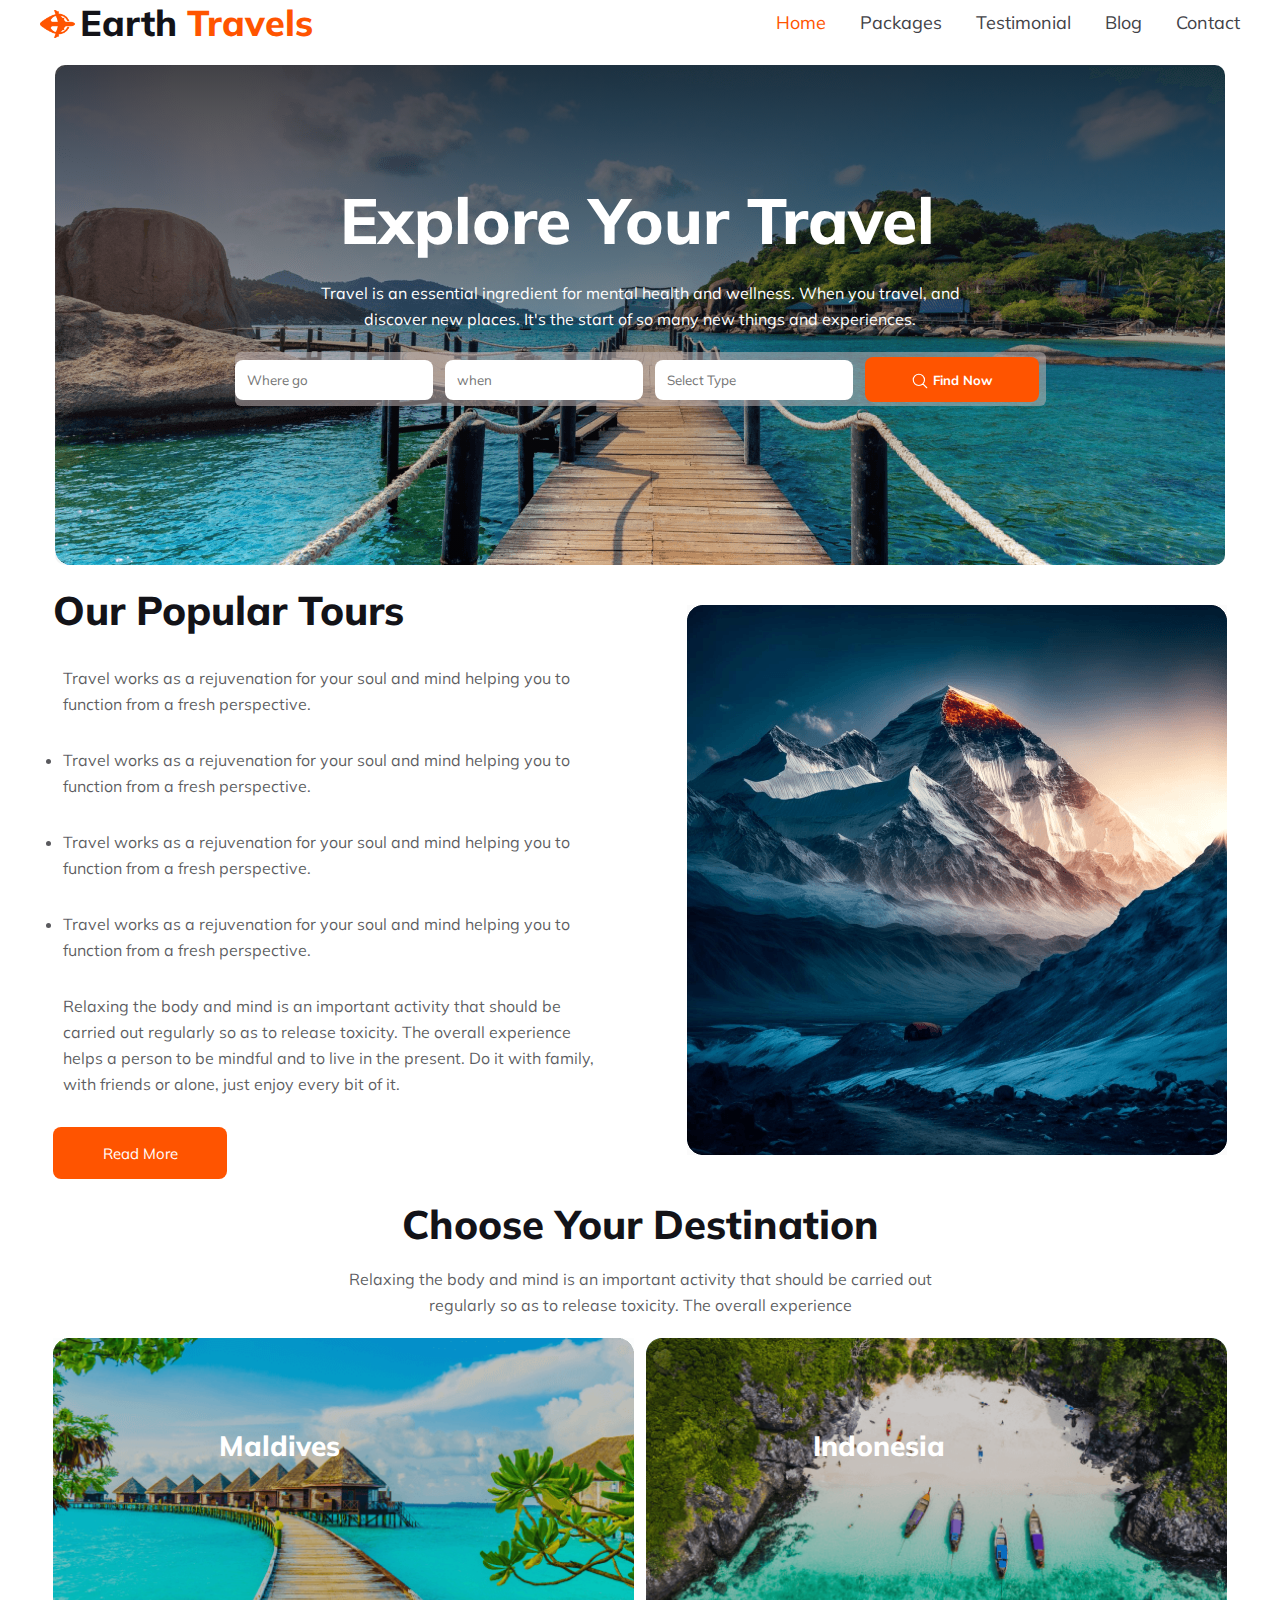
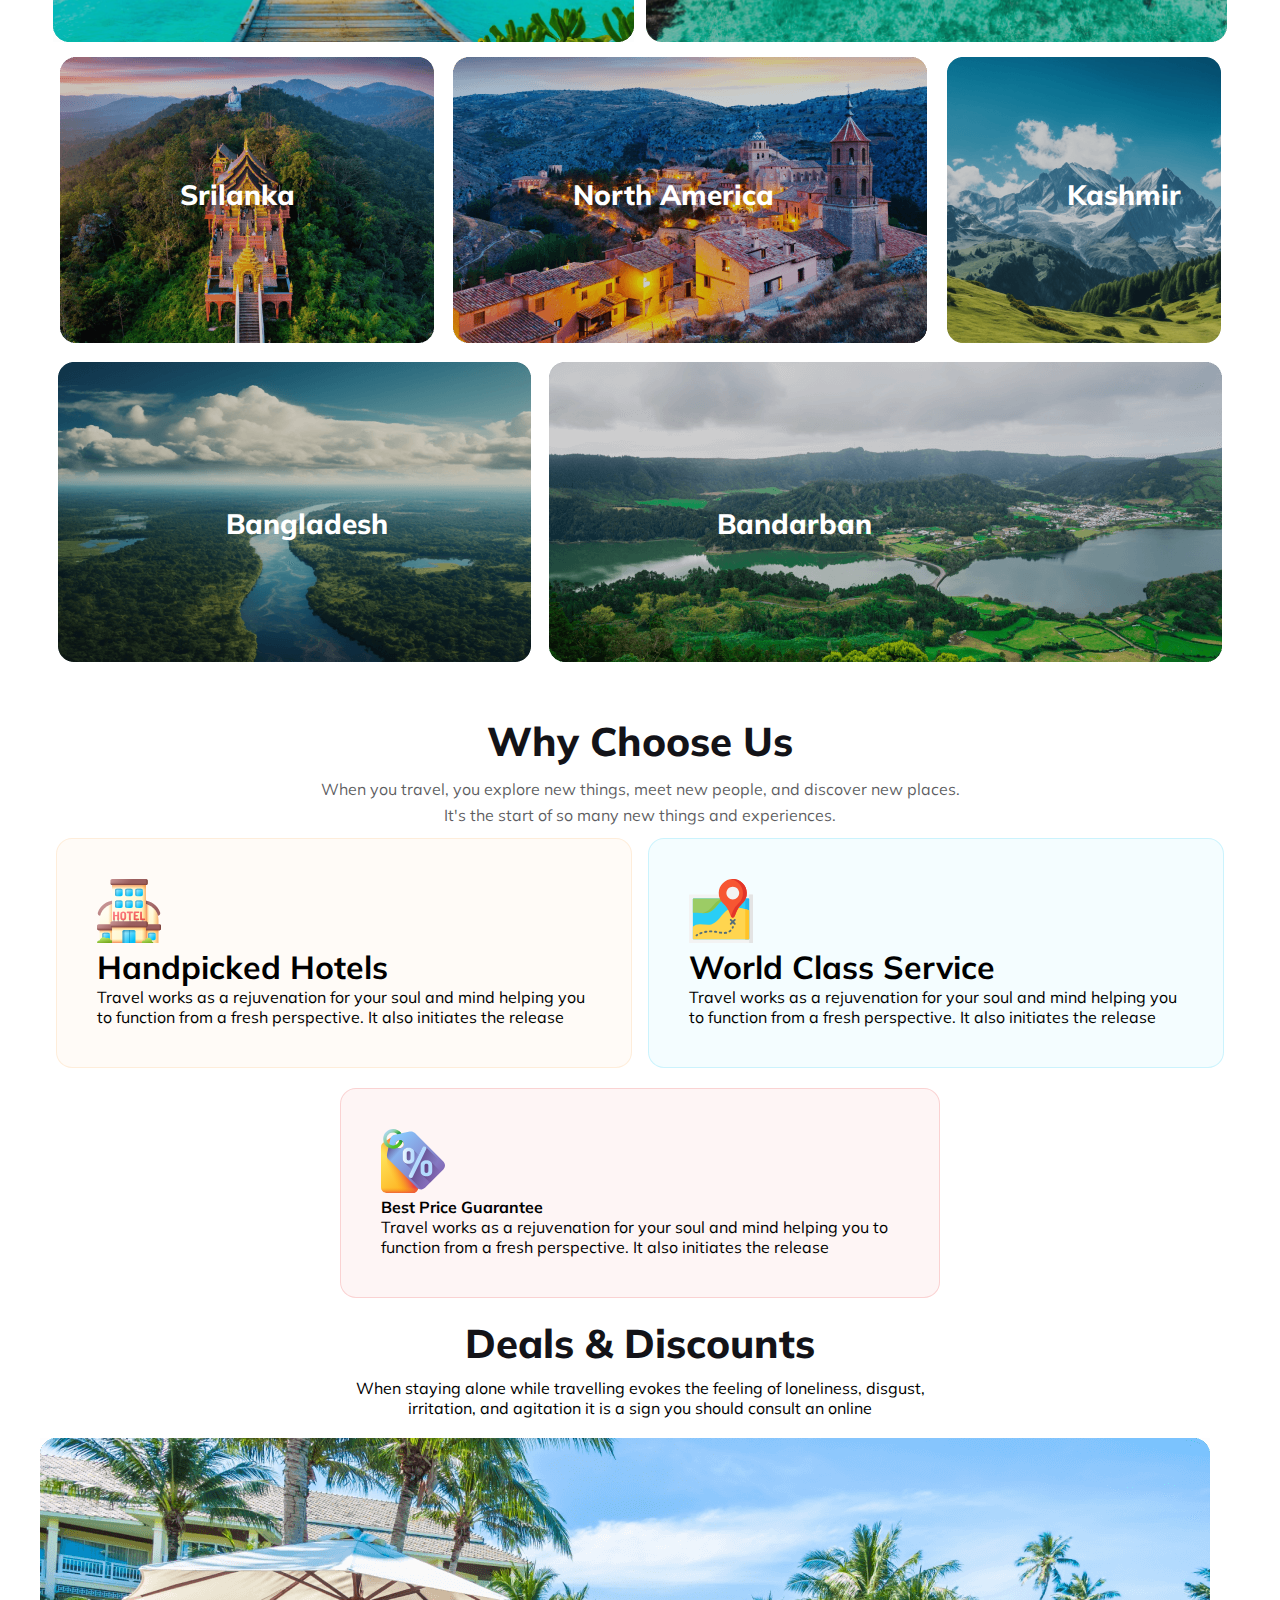
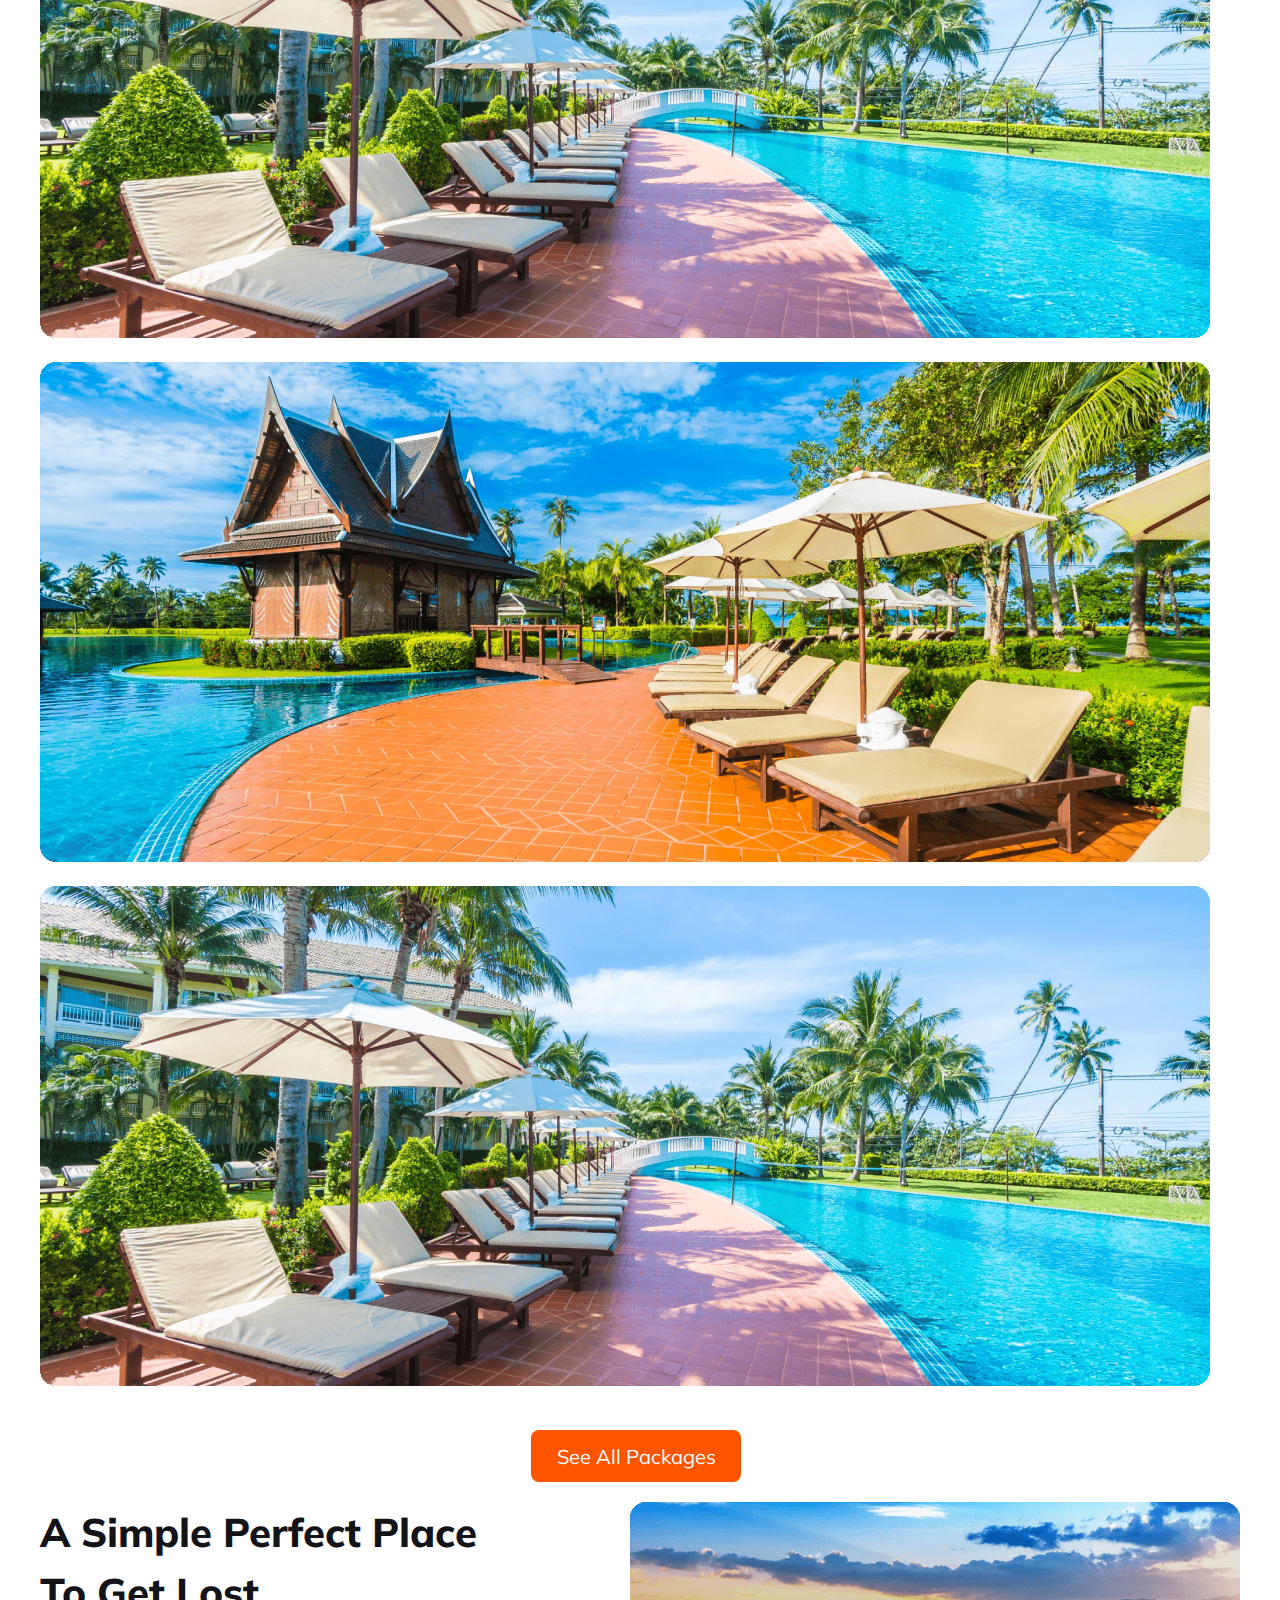
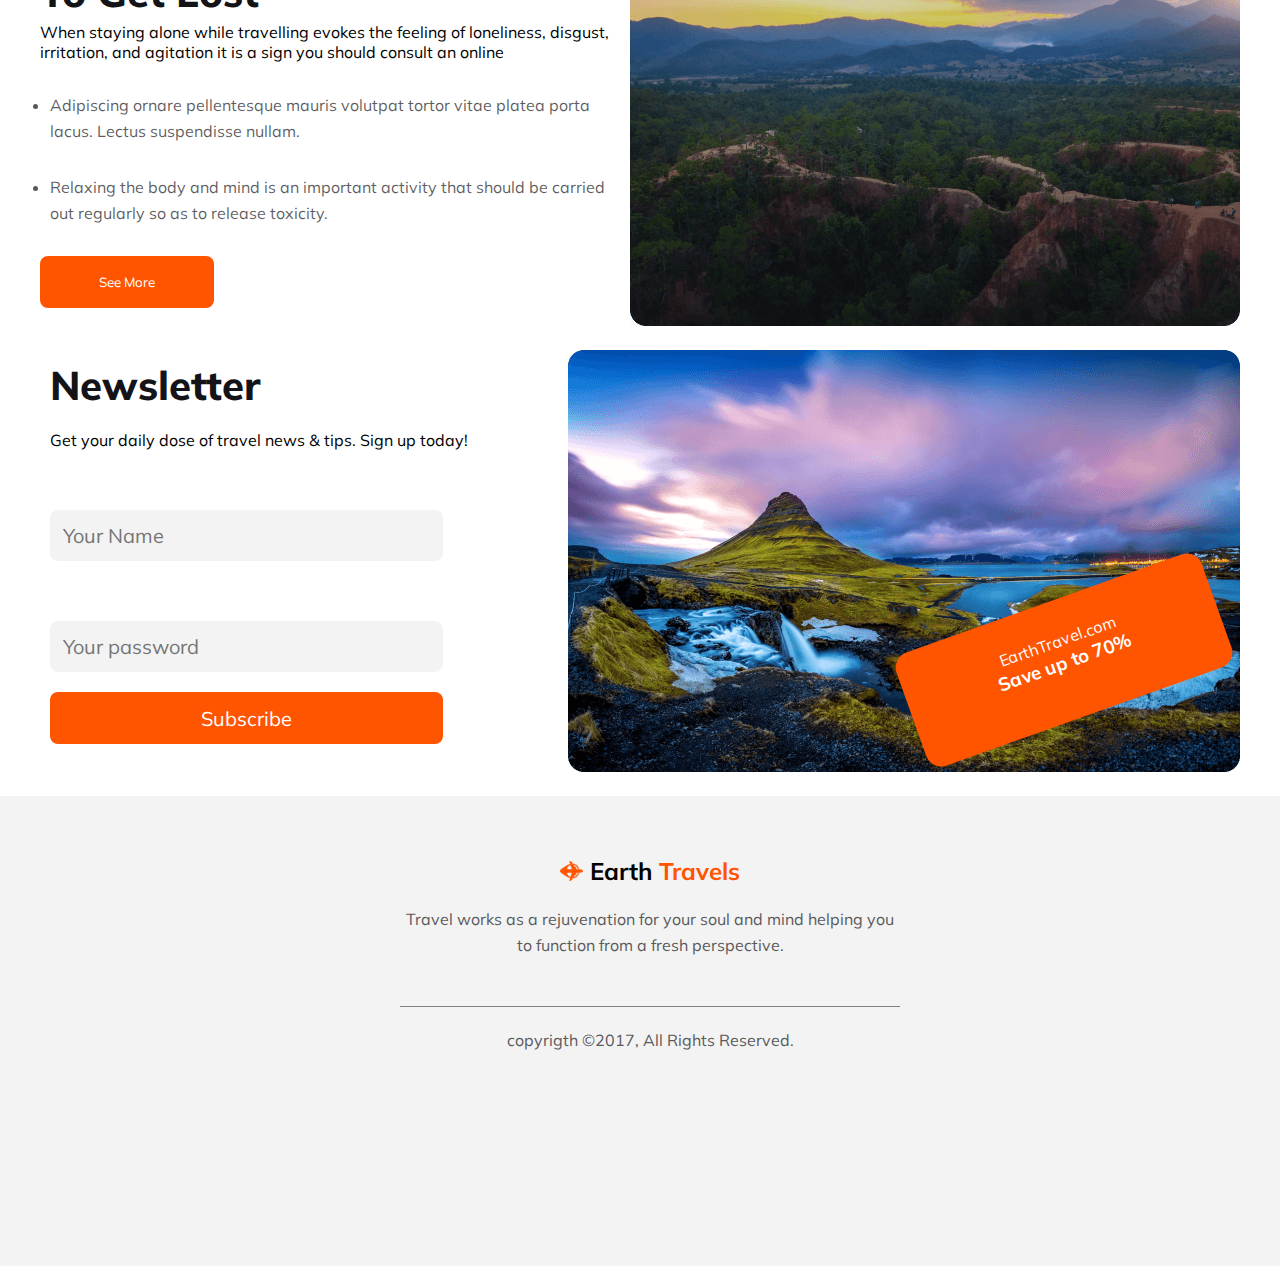
<file: index.html>
<!DOCTYPE html>
<html lang="en">
<head>
    <meta charset="UTF-8">
    <meta http-equiv="X-UA-Compatible" content="IE=edge">
    <meta name="viewport" content="width=device-width, initial-scale=1.0">
    <title>Earth Travels</title>
    <link rel="stylesheet" href="style.css">

    <link rel="stylesheet" href="https://cdnjs.cloudflare.com/ajax/libs/font-awesome/6.5.1/css/all.min.css" integrity="sha512-DTOQO9RWCH3ppGqcWaEA1BIZOC6xxalwEsw9c2QQeAIftl+Vegovlnee1c9QX4TctnWMn13TZye+giMm8e2LwA==" crossorigin="anonymous" referrerpolicy="no-referrer" />

</head>
<body>
    <header>
       <nav>
        <div class="nav-title">
            <img src="Images/Group 40071 (2).png" alt=""><h2>Earth <Span>Travels</Span></h2>
        </div>
        <div class="nav-menu">
            <a class="nav-menu-home" href="">Home</a>
            <a href="">Packages</a>
            <a href="">Testimonial</a>
            <a href="">Blog</a>
            <a href="">Contact</a>
        </div>
       </nav>
       <!-- header-section -->
       <section>
         <div class="container">
             <div class="container-items">
                <div class="heading-title">
                    <h1>Explore Your Travel</h1>
                    <p>Travel is an essential ingredient for mental health and wellness. When you travel, and discover new places. It's the start of so many new things and experiences.</p>
                 </div>
                 <div class="heading-input">
                    <input type="text" name="" id="" placeholder="Where go">
                    <input type="option" name="" id="" placeholder="when">
                    <input type="text" name="" id="" placeholder="Select Type">
                    <button class="primary-btn"> <img src="Images/icons/Frame (3).svg" alt=""> Find Now</button>
                 </div>
             </div>
         </div>
       </section>
    </header>
    <main>
       <!-- tour section -->
       <section class="tour-container">
         <div class="taxt-tour-container">
            <h3>Our Popular Tours</h3>
            <p>Travel works as a rejuvenation for your soul and mind helping you to function from a fresh perspective. </p>
            <ul class="tour-ul">
                <li>Travel works as a rejuvenation for your soul and mind helping you to function from a fresh perspective. </li>
                <li>Travel works as a rejuvenation for your soul and mind helping you to function from a fresh perspective. </li>
                <li> Travel works as a rejuvenation for your soul and mind helping you to function from a fresh perspective.</li>
            </ul>
            <p>Relaxing the body and mind is an important activity that should be carried out regularly so as to release toxicity. The overall experience helps a person to be mindful and to live in the present. Do it with family, with friends or alone, just enjoy every bit of it. </p>
         
            <button class="read-more-btn">Read More</button>
          
         </div>
         <div class="tour-image-container">
            <img src="Images/Rectangle 4.png" alt="">
         </div>
         
       </section>

<!-- destination section -->
       <section class="destination-container">
         <div class="destination-title">
            <h3>Choose Your Destination</h3>
           <p>Relaxing the body and mind is an important activity that should be carried out regularly so as to release toxicity. The overall experience</p>
         </div>
         <div class="destination-image-contianer">
            <div class="img-row-1">
                <div><span>Maldives</span><img src="Images/Rectangle 5.png" alt=""></div>
                <div><span>Indonesia</span><img src="Images/Rectangle 8.png" alt=""></div>
            </div>
            <div class="img-row-2">
                <div><span>Srilanka</span><img src="Images/Rectangle 6.png" alt=""></div>
                <div><span>North America</span><img src="Images/Rectangle 7.png" alt=""></div>
                <div><span>Kashmir</span><img src="Images/Rectangle 9.png" alt=""></div>
            </div>
            <div class="img-row-3">
                <div><span>Bangladesh</span><img src="Images/Rectangle 11.png" alt=""></div>
                <div><span>Bandarban</span><img src="Images/Rectangle 10.png" alt=""></div>
            </div>
         </div>
       </section>

       <!-- why choose us -->

       <section class="choose-container">
          <h3>Why Choose Us</h3>
          <p class="choose-p"> When you travel, you explore new things, meet new people, and discover new places. It's the start of so many new things and experiences.</p>
          <div class="service-container">
           
            <div class="service-title-1">
                <img src="Images/icons/hotel 1.svg" alt="">
                <h1>Handpicked Hotels</h1>
                <p> Travel works as a rejuvenation for your soul and mind helping you to function from a fresh perspective. It also initiates the release </p>
            </div>

            <div class="service-title-2">
                <img src="Images/icons/map 1.svg" alt="">
                <h1>World Class Service</h1>
                <p> Travel works as a rejuvenation for your soul and mind helping you to function from a fresh perspective. It also initiates the release </p>
            </div>
        </div>
        <div class="price-title">
            <img src="Images/icons/price-tag 1.svg" alt="">
            <h4>Best Price Guarantee</h4>
            <p> Travel works as a rejuvenation for your soul and mind helping you to function from a fresh perspective. It also initiates the release </p>
          </div>
       </section>

       <!-- Deals & Discounts section -->

       <section class="discount-container">
         <h2>Deals & Discounts</h2>
         <p class="discount-p">When staying alone while travelling evokes the feeling of loneliness, disgust, irritation, and agitation it is a sign you should consult an online</p>
         <div class="discount-img-container">
            <div>
               <img src="Images/Group 39.png" alt="">
            </div>
            <div>
                <img src="Images/Group 40.png" alt="">
            </div>
            <div>
                <img src="Images/Group 39.png" alt="">
            </div>
            <button class="packages-btn">See All Packages</button>
         </div>

       </section>

       <!-- Simple section -->

       <section class="Simple-container">
         <div class="simple-taxt-title">
            <h3>A Simple Perfect Place To Get Lost</h3>
            <p>When staying alone while travelling evokes the feeling of loneliness, disgust, irritation, and agitation it is a sign you should consult an online </p>
            <ul class="simple-ul">
                <li>Adipiscing ornare pellentesque mauris volutpat tortor vitae platea porta lacus. Lectus suspendisse nullam.</li>
                <li>Relaxing the body and mind is an important activity that should be carried out regularly so as to release toxicity.</li>
            </ul>
            <button class="see-more-btn">See More</button>
         </div>
         <div class="simple-image">
            <img src="Images/Group 40089.png" alt="">
         </div>
       </section>

       <!-- Newsletter section -->
       <section class="Newsletter-container">
          <div class="Newsletter-taxt-title">
            <h3>Newsletter</h3>
            <p>Get your daily dose of travel news & tips. Sign up today!</p>
            <div class="input-newsletter">
                <input type="name" placeholder="Your Name">
                <input type="email" placeholder="Your password">
                <button class="Subscribe-btn">Subscribe</button>
            </div>
          </div>
          <div class="newslittler-image">
            <span class="earth-travels">EarthTravel.com<h3>Save up to 70%</h3></span>
            <img src="Images/Rectangle 8 (1).png" alt="">
          </div>
       </section>
    </main>
    <footer class="footer-container">
        <div class="footer-title">
            
            <div class="footer-earth">
                <img src="Images/Group 40071 (2).png" alt=""><h2>Earth <Span>Travels</Span></h2>
            </div>
             <p> Travel works as a rejuvenation for your soul and mind helping you to function from a fresh perspective.</p>
            <div class="fo0ter-icons">
                <i class="fa-brands fa-twitter"></i>
                <i class="fa-brands fa-facebook"></i>
                <i class="fa-brands fa-instagram"></i>
                <i class="fa-brands fa-github"></i>
            </div>
            <p>copyrigth &copy;2017, All Rights Reserved.</p>
        </div>
      
    </footer>
</body>
</html>
</file>
<file: style.css>
@import url('https://fonts.googleapis.com/css2?family=Mulish:wght@400;500;600;700;800;900&display=swap');

*{
    margin: 0;
    padding: 0;
    box-sizing: border-box;
    font-family: 'Mulish', sans-serif;
}

.primary-btn {
    width: 174px;
    height: 45px;
    border-radius: 8px;
    background: #FF5400;
    border: none;
    color: #fff;
    font-size: 13px;
    font-weight: 700;
    margin-top: 5px;
}

/* nav section */


nav {
    display: flex;
    justify-content: space-between;
    width: 1200px;
    align-items: center;
    margin: 0 auto;
}

.nav-title {
    display: flex;
}

.nav-title img {
    width: 35px;
    height: 28px;
    margin-right: 5px;
    margin-top: 10px;
}

.nav-title h2{
    color: #131318;
    font-size: 36px;
    font-weight: 800;

}

.nav-title h2 span {
    color: #FF5400;
}

.nav-menu a {
    text-decoration: none;
    margin-left: 30px;
    font-size: 18px;
    color: #424247;
}

a.nav-menu-home {
    color: #FF5400;
}

/* header-section */

.container {
    /* background: linear-gradient(180deg, rgba(19, 19, 24, 0.80) 0%, rgba(19, 19, 24, 0.00)100%), url(Images/first-bannar.png); */
    background: linear-gradient(180deg, rgba(19, 19, 24, 0.80) 0%, rgba(19, 19, 24, 0.00) 100%), url(/Images/first-bannar.png);
    background-repeat: no-repeat;
    width: 1170px;
    height: 500px;
    display: flex;
    margin: 20px auto;
    border-radius: 10px;
}

.container-items {
    width: 900px;
    margin: 0 auto;
    padding-top: 95px;
}

.heading-title h1 {
    color: #FFF;
    font-size: 64px;
    font-weight: 800;
    align-items: center;
    margin: 20px auto;
    width: 600px;
}

.heading-title p {
    width: 680px;
    margin: 20px auto;
    color: #FFF;
    text-align: center;
    font-size: 16px;
    font-weight: 400;
    line-height: 26px;
}

.heading-input {
    width: 811px;
    height: 54px;
    margin: 20px auto;
    background-color: #c2b7b789;
    border-radius: 6px;
}

.heading-input input {
    padding: 12px;
    margin-right: 8px;
    border-radius: 8px;
    border: 0;
}

button.primary-btn img {
    width: 18px;
    margin-bottom: -5px;
}

/* tour section */
.tour-container {
    display: flex;
    width: 1174px;
    align-items: center;
    justify-content: space-between;
    margin: 20px auto;
}

.taxt-tour-container {
    width: 560px;
}

.tour-image-container {
    width: 540px;
}

.taxt-tour-container h3 {
    color: #131318;
    font-size: 40px;
    font-weight: 800;
    margin-bottom: 30px;
}

.taxt-tour-container p, li {
    color: rgba(19, 19, 24, 0.70);
    font-size: 16px;
    font-weight: 400;
    line-height: 26px;
    margin: 30px 10px;
}

.read-more-btn {
    width: 174px;
    height: 52px;
    border-radius: 8px;
    background: #FF5400;
    color: #fff;
    text-align: center;
    padding: 15px;
    font-size: 15px;
    border: none;
}

/* .taxt-tour-container, .tour-ul li {
    color: rgba(19, 19, 24, 0.70);
    font-size: 16px;
    font-weight: 400;
    line-height: 26px;
} */


/* destination section */

.destination-container {
    width: 1200px;
    margin: 20px auto;
}

.destination-title {
    width: 650px;
    margin: 10px auto;
    text-align: center;
}

.destination-title h3 {
    color: #131318;
    text-align: center;
    font-size: 40px;
    font-weight: 800;
    margin-bottom: 17px;
}

.destination-title p {
    color: rgba(19, 19, 24, 0.70);
    text-align: center;
    font-size: 16px;
    font-weight: 400;
    line-height: 26px;
    margin-bottom: 20px;
}

.img-row-1 {
    display: flex;
    width: 1200px;
    height: 304px;
    border-radius: 15px;
    justify-content: space-evenly;
    margin-bottom: 15px;
}

.img-row-1 > div img {
    width: 100%;
    height: 100%;
    position: relative;
}

.img-row-1 > div span {
    z-index: 1;
    position: absolute;
    margin-bottom: 42px;
    color: #fff;
    margin-left: 13%;
    margin-top: 7%;
    font-size: 28px;
    font-weight: 800;
}

.img-row-2 {
    display: flex;
    align-items: center;
    justify-content: space-evenly;
    position: relative;
}

.img-row-2 > div span {
    z-index: 1;
    position: absolute;
    margin-bottom: 42px;
    color: #fff;
    margin-left: 10%;
    margin-top: 10%;
    font-size: 28px;
    font-weight: 800;
}

.img-row-2, > .2 span {
    z-index: 1;
    position: absolute;
    margin-bottom: 42px;
    color: #fff;
    margin-left: 10%;
    margin-top: 10%;
    font-size: 28px;
    font-weight: 800;
}

.img-row-3 {
    display: flex;
    justify-content: space-evenly;
    margin-top: 15px;
    position: relative;
}
.img-row-3 div :first-child {
    z-index: 1;
    position: absolute;
    margin-bottom: 42px;
    color: #fff;
    margin-left: 14%;
    margin-top: 12%;
    font-size: 28px;
    font-weight: 800;
}

/* why choose us section */
.choose-container {
    width: 1200px;
    margin: 20px auto;
    margin-top: 50px;
}
.choose-container h3 {
    width: 350px;
    color: #131318;
    text-align: center;
    font-size: 40px;
    font-weight: 800;
    margin: 10px auto;
}

.choose-p {
    width: 640px;
    color: rgba(19, 19, 24, 0.70);
    text-align: center;
    font-size: 16px;
    font-weight: 400;
    line-height: 26px;
    margin: 10px auto;
}

.service-container {
    width: 1200px;
    display: flex;
    justify-content: space-evenly;
}

.service-title-1 {
    width: 48%;
    border-radius: 16px;
    border: 1px solid rgba(251, 181, 99, 0.20);
    background: rgba(251, 181, 99, 0.05);
    padding: 40px;
}

.service-title-2 {
    width: 48%;
    padding: 40px;
    border-radius: 16px;
    border: 1px solid rgba(41, 206, 246, 0.20);
    background: rgba(41, 206, 246, 0.05);
}

.price-title {
    width: 600px;
    padding: 40px;
    margin: 20px auto;
    border-radius: 16px;
    border: 1px solid rgba(233, 68, 68, 0.20);
    background: rgba(233, 68, 68, 0.05);
}
/* discount-section */

.discount-container {
    width: 1200px;
    margin: 20px auto;
}

.discount-container h2 {
    color: #131318;
    text-align: center;
    font-size: 40px;
    font-weight: 800;
}

p.discount-p {
    width: 600px;
    margin: 10px auto;
    text-align: center;
}

.discount-img-container {
    margin: 20px auto;
}

.discount-img-container > div {
    margin: 20px auto;
}

button.packages-btn {
    width: 210px;
    height: 52px;
    border-radius: 8px;
    background: #FF5400;
    border: navajowhite;
    color: #fff;
    font-size: 20px;
    margin-left: 491px;
    margin-top: 20px;
}

/* simple-section */

section.Simple-container {
    width: 1200px;
    display: flex;
    margin: 20px auto;
}

section.Simple-container h3 {
    color: #131318;
    font-size: 40px;
    font-weight: 800;
    line-height: 60px;
    width: 448px;
}
button.see-more-btn {
    border-radius: 8px;
    background: #FF5400;
    width: 174px;
    height: 52px;
    border: none;
    color: #fff;
}
/* newslittler section */

section.Newsletter-container {
    width: 1200px;
    display: flex;
    margin: 20px auto;
    justify-content: space-between;
}
.Newsletter-taxt-title {
    padding: 10px;
}

.Newsletter-taxt-title h3 {
    color: #131318;
    font-size: 40px;
    font-weight: 800;
    margin-bottom: 20px;
}

.input-newsletter input {
    width: 393px;
    display: block;
    padding: 13px;
    font-size: 20px;
    margin: 20px 0;
    border: none;
    border-radius: 8px;
    background: rgba(19, 19, 24, 0.05);
    margin-top: 60px;
}

button.Subscribe-btn {
    width: 393px;
    height: 52px;
    border-radius: 8px;
    background: #FF5400;
    border: none;
    color: #fff;
    font-size: 20px;
}

span.earth-travels {
    position: absolute;
    width: 324px;
    height: 120px;
    transform: rotate(-19.628deg);
    border-radius: 16px;
    background: #FF5400;
    color: #FFF;
    margin-top: 250px;
    margin-left: 334px;
    text-align: center;
    padding: 30px;
}

.footer-container{
    background: rgba(19, 19, 24, 0.05);
    width: 1300px;
    height: 470px;
    margin: 20px auto;
}
.footer-title{
    width: 500px;
    align-items: center;
    text-align: center;
    margin: 10px auto;
}

.footer-earth {
    display: flex;
    align-items: center;
    width: 400px;
    justify-content: center;
    padding-top: 60px;
    margin: 20px auto;
}

.footer-earth img {
    width: 23px;
    margin-right: 7px;
}

.footer-earth span {
    color: #FF5400;
}

.footer-title p {
    color: #5A5A5D;
    text-align: center;
    font-size: 16px;
    font-weight: 400;
    line-height: 26px;
    margin: 20px auto;
}
.fo0ter-icons {
    font-size: 22px;
    border-bottom: 1px solid gray;
}

.fo0ter-icons i {
    margin-bottom: 31px;
    padding: 6px;
}
/* responsive-section */

@media screen and (max-width: 600px) {
    nav{
        flex-direction: column;
        grid-template-columns: repeat(1, 1fr);
        width: 500px;
        margin-top: 10px;
    }

    .container{
        width: 500px;
        height: auto;
        height: 600px;
    }
    .container-items{
        width: 500px;
        height: auto;
    }
    .heading-input{
        width: 500px;
    }
    .heading-input input{
        display: block;
        width: 255px;
        margin-left:125px;
        margin-top: 6px;
    }
    .heading-title h1{ 
        width: 430px;
        text-align: center;
        font-size: 46px;
        margin: 10px 0;
        margin-top: -58px;
    }
    .heading-title p{ 
        width: 450px;
        text-align: center;
        margin: 10px 0;
    }
    button.primary-btn{
        width: 258px;
        margin-top: 10px;
        margin-left: 122px;
    }

    .tour-container{
        flex-direction: column;
        grid-template-columns: repeat(1, 1fr);
        width: 450px;
        margin-top: 10px;
        align-items: center;
        text-align: center;

    }
    .tour-image-container{
        margin-top: 15px;
    }
    .destination-container{
        flex-direction: column;
        grid-template-columns: repeat(1, 1fr);
        width: 500px;
    }
    .destination-title{
        width: 500px;
        margin: 10px auto;
    }
    .img-row-1, 
    .img-row-2,
    .img-row-3{
        flex-direction: column;
        width: 500px;
        margin: -4px auto;
        height: auto;
    }

    .img-row-2 > div img,
    .img-row-3 > div img{
      width: 500px;
      height: 300px;
      margin: 0 auto;
      margin-top: 5px;
    }

    .choose-container{
        width: 500px;
    }
    
    .service-container{
        flex-direction: column;
        width: 500px;
        margin: -4px auto;
        height: auto;
    }

    .service-container h3 {
        width: 500px;
        margin: 0;
    }
    .choose-p{
        width: 500px;
    }

    .service-title-1,
    .service-title-2,
    .price-title{
        width: 500px;
        margin: 10px auto;
    }
    .discount-container{
        width: 500px;
    }
    .discount-p{
      width: 400px;
    }

    .discount-container img{
        width: 500px;
    }
    p.discount-p{
        width: 400px;
    }
   
    button.packages-btn{
        margin: 10px auto;
    }

    section.Simple-container{
        flex-direction: column;
        width: 500px;
    }
    .simple-image img{
        width: 500px;
        margin: 10px auto;
    }

    .Newsletter-taxt-title,
    .newslittler-image{
        flex-direction: column;
        width: 500px;
        margin: 10px 0;
    }

    section.Newsletter-container {
        width: 500px;
        flex-direction: column;
    }

    .newslittler-image img{
        position: relative;
        width: 500px;
        margin: 10px 0;
        
    }
    .earth-travels{
        left: -130px;
        top: 6392px;
        z-index: 1;
    }
    
     

    .input-newsletter input{
      width: 500px;

    }

    button.Subscribe-btn {
        width: 500px;
    }  
    .footer-container{
        width: 500px;
    }
    
}
</file>
